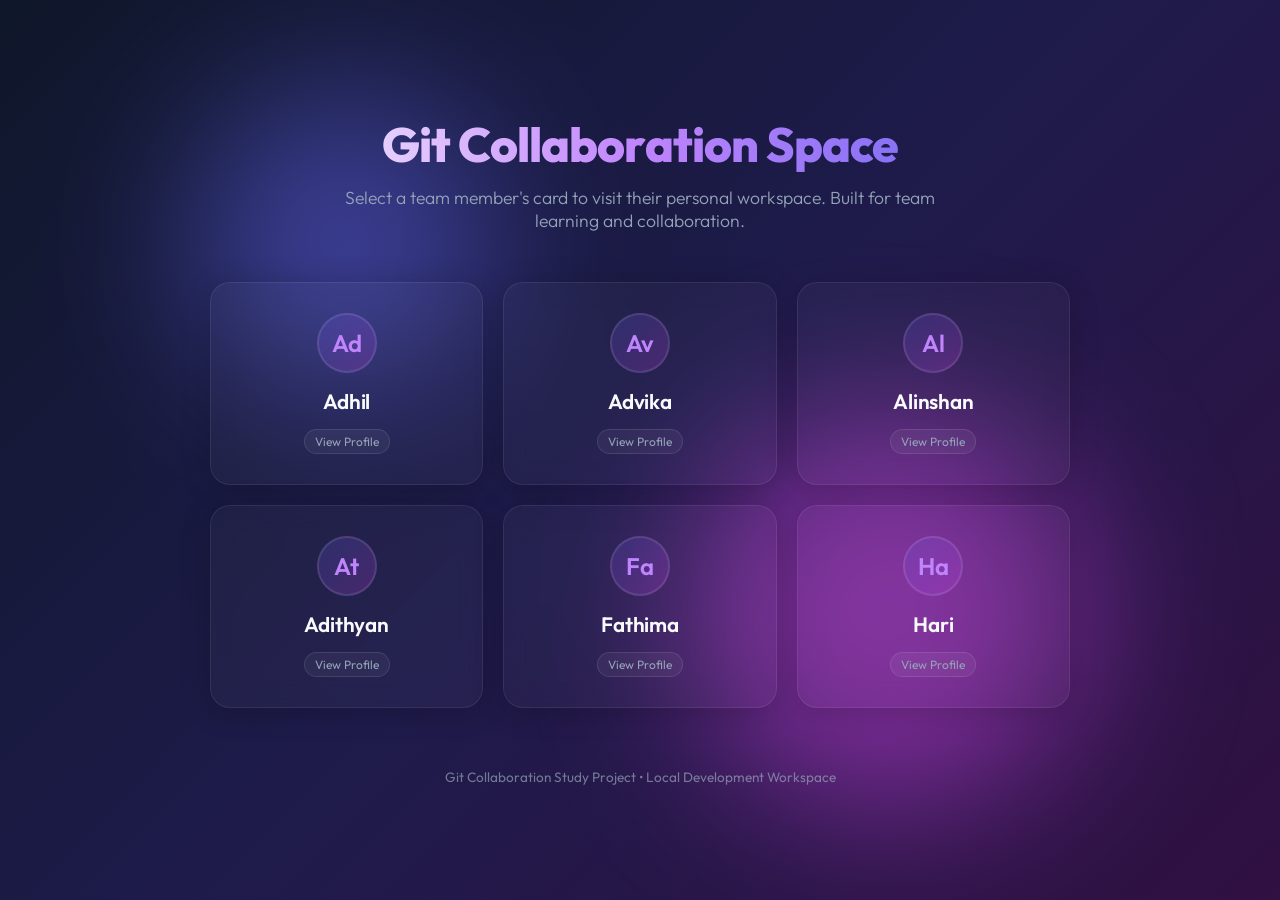
<file: index.html>
<!DOCTYPE html>
<html lang="en">
<head>
    <meta charset="UTF-8">
    <meta name="viewport" content="width=device-width, initial-scale=1.0">
    <title>Git Collaboration Dashboard</title>
    <!-- Google Fonts -->
    <link rel="preconnect" href="https://fonts.googleapis.com">
    <link rel="preconnect" href="https://fonts.gstatic.com" crossorigin>
    <link href="https://fonts.googleapis.com/css2?family=Outfit:wght@300;400;600;800&display=swap" rel="stylesheet">
    <style>
        :root {
            --bg-gradient: linear-gradient(135deg, #0f172a 0%, #1e1b4b 50%, #311042 100%);
            --glass-bg: rgba(255, 255, 255, 0.03);
            --glass-border: rgba(255, 255, 255, 0.08);
            --glass-hover-bg: rgba(255, 255, 255, 0.07);
            --glass-hover-border: rgba(255, 255, 255, 0.15);
            --text-primary: #f8fafc;
            --text-secondary: #94a3b8;
            --accent-glow: rgba(99, 102, 241, 0.15);
        }

        * {
            box-sizing: border-box;
            margin: 0;
            padding: 0;
        }

        body {
            font-family: 'Outfit', sans-serif;
            background: var(--bg-gradient);
            color: var(--text-primary);
            min-height: 100vh;
            display: flex;
            justify-content: center;
            align-items: center;
            overflow-x: hidden;
            position: relative;
        }

        /* Decorative Background Orbs */
        .orb {
            position: absolute;
            border-radius: 50%;
            filter: blur(80px);
            z-index: 0;
            opacity: 0.5;
            pointer-events: none;
        }

        .orb-1 {
            width: 300px;
            height: 300px;
            background: #6366f1;
            top: 10%;
            left: 15%;
            animation: float 8s ease-in-out infinite alternate;
        }

        .orb-2 {
            width: 400px;
            height: 400px;
            background: #d946ef;
            bottom: 10%;
            right: 15%;
            animation: float 12s ease-in-out infinite alternate-reverse;
        }

        @keyframes float {
            0% { transform: translateY(0) scale(1); }
            100% { transform: translateY(20px) scale(1.05); }
        }

        .container {
            position: relative;
            z-index: 10;
            width: 90%;
            max-width: 900px;
            padding: 40px 20px;
            text-align: center;
        }

        header {
            margin-bottom: 50px;
        }

        h1 {
            font-size: 3rem;
            font-weight: 800;
            letter-spacing: -0.02em;
            margin-bottom: 12px;
            background: linear-gradient(to right, #ffffff, #c084fc, #6366f1);
            -webkit-background-clip: text;
            -webkit-text-fill-color: transparent;
        }

        p.subtitle {
            font-size: 1.1rem;
            color: var(--text-secondary);
            font-weight: 300;
            max-width: 600px;
            margin: 0 auto;
        }

        /* Dashboard Grid */
        .grid {
            display: grid;
            grid-template-columns: repeat(auto-fit, minmax(240px, 1fr));
            gap: 20px;
            margin-top: 20px;
        }

        /* Member Card / Button */
        .member-card {
            background: var(--glass-bg);
            border: 1px solid var(--glass-border);
            border-radius: 20px;
            padding: 30px 20px;
            text-decoration: none;
            color: var(--text-primary);
            backdrop-filter: blur(12px);
            -webkit-backdrop-filter: blur(12px);
            transition: all 0.4s cubic-bezier(0.16, 1, 0.3, 1);
            display: flex;
            flex-direction: column;
            align-items: center;
            gap: 15px;
            position: relative;
            overflow: hidden;
            box-shadow: 0 4px 30px rgba(0, 0, 0, 0.2);
        }

        .member-card::before {
            content: '';
            position: absolute;
            top: 0;
            left: 0;
            width: 100%;
            height: 100%;
            background: radial-gradient(circle at center, rgba(255,255,255,0.08) 0%, transparent 70%);
            opacity: 0;
            transition: opacity 0.4s ease;
        }

        .member-card:hover {
            transform: translateY(-5px);
            background: var(--glass-hover-bg);
            border-color: var(--glass-hover-border);
            box-shadow: 0 10px 40px var(--accent-glow);
        }

        .member-card:hover::before {
            opacity: 1;
        }

        .avatar-placeholder {
            width: 60px;
            height: 60px;
            border-radius: 50%;
            background: linear-gradient(135deg, rgba(99, 102, 241, 0.2) 0%, rgba(217, 70, 239, 0.2) 100%);
            border: 2px solid rgba(255, 255, 255, 0.1);
            display: flex;
            justify-content: center;
            align-items: center;
            font-size: 1.5rem;
            font-weight: 600;
            color: #c084fc;
            transition: all 0.4s ease;
        }

        .member-card:hover .avatar-placeholder {
            transform: scale(1.1);
            border-color: rgba(192, 132, 252, 0.5);
            box-shadow: 0 0 15px rgba(192, 132, 252, 0.3);
        }

        .member-name {
            font-size: 1.3rem;
            font-weight: 600;
            letter-spacing: -0.01em;
        }

        .status-badge {
            font-size: 0.75rem;
            padding: 4px 10px;
            background: rgba(255, 255, 255, 0.05);
            border: 1px solid rgba(255, 255, 255, 0.1);
            border-radius: 20px;
            color: var(--text-secondary);
            font-weight: 400;
        }

        .member-card:hover .status-badge {
            background: rgba(99, 102, 241, 0.2);
            color: #a5b4fc;
            border-color: rgba(99, 102, 241, 0.3);
        }

        /* Footer info */
        footer {
            margin-top: 60px;
            font-size: 0.85rem;
            color: var(--text-secondary);
            opacity: 0.7;
        }
    </style>
</head>
<body>
    <div class="orb orb-1"></div>
    <div class="orb orb-2"></div>

    <div class="container">
        <header>
            <h1>Git Collaboration Space</h1>
            <p class="subtitle">Select a team member's card to visit their personal workspace. Built for team learning and collaboration.</p>
        </header>

        <div class="grid">
            <!-- Adhil -->
            <a href="adhil.html" class="member-card">
                <div class="avatar-placeholder">Ad</div>
                <div class="member-name">Adhil</div>
                <span class="status-badge">View Profile</span>
            </a>

            <!-- Advika -->
            <a href="advika.html" class="member-card">
                <div class="avatar-placeholder">Av</div>
                <div class="member-name">Advika</div>
                <span class="status-badge">View Profile</span>
            </a>

            <!-- Alinshan -->
            <a href="alinshan.html" class="member-card">
                <div class="avatar-placeholder">Al</div>
                <div class="member-name">Alinshan</div>
                <span class="status-badge">View Profile</span>
            </a>

            <!-- Adithyan -->
            <a href="adithyan.html" class="member-card">
                <div class="avatar-placeholder">At</div>
                <div class="member-name">Adithyan</div>
                <span class="status-badge">View Profile</span>
            </a>

            <!-- Fathima -->
            <a href="fathima.html" class="member-card">
                <div class="avatar-placeholder">Fa</div>
                <div class="member-name">Fathima</div>
                <span class="status-badge">View Profile</span>
            </a>

            <!-- Hari -->
            <a href="hari.html" class="member-card">
                <div class="avatar-placeholder">Ha</div>
                <div class="member-name">Hari</div>
                <span class="status-badge">View Profile</span>
            </a>
        </div>

        <footer>
            <p>Git Collaboration Study Project &bull; Local Development Workspace</p>
        </footer>
    </div>
</body>
</html>
</file>
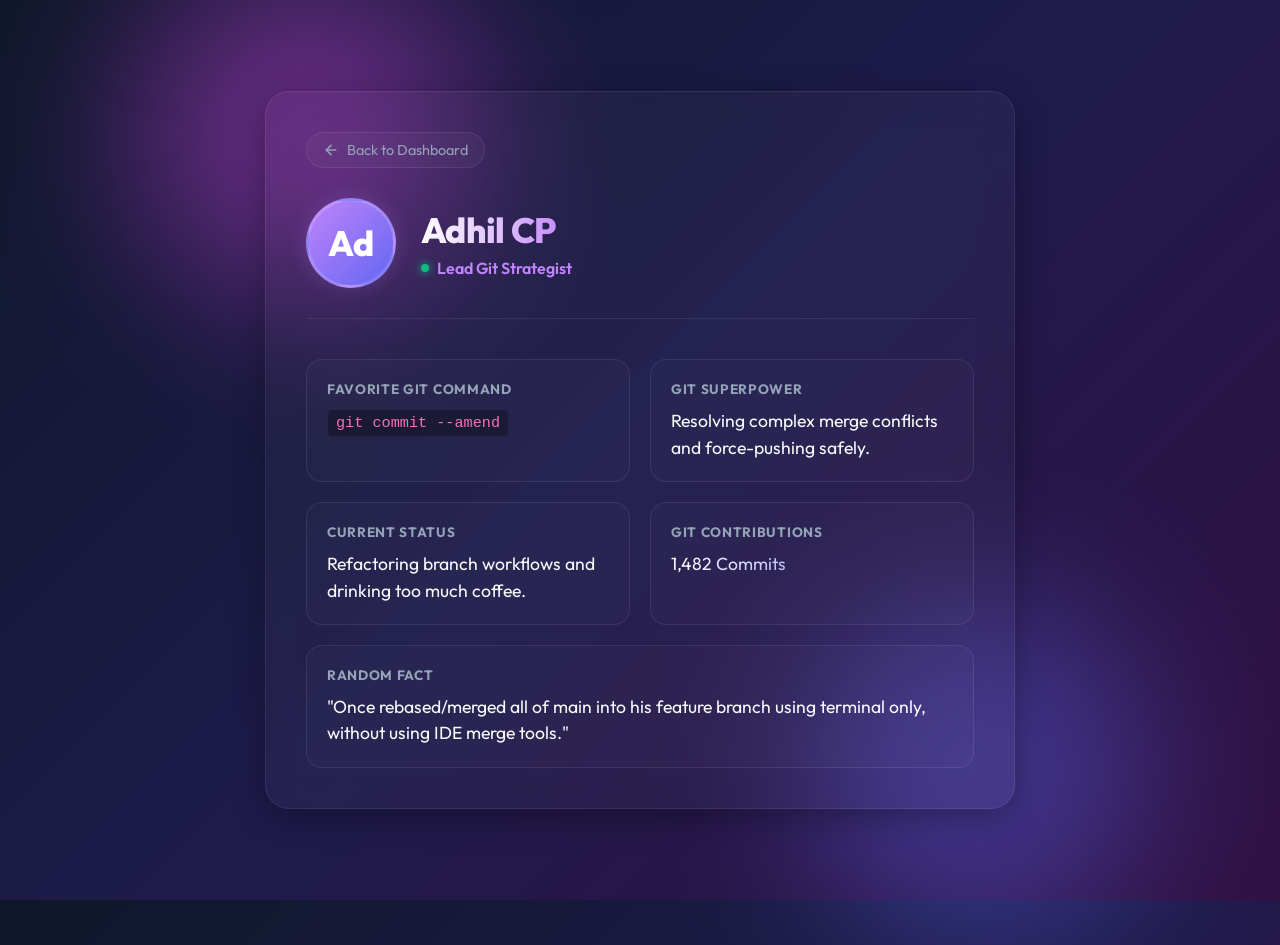
<file: adhil.html>
<!DOCTYPE html>
<html lang="en">
<head>
    <meta charset="UTF-8">
    <meta name="viewport" content="width=device-width, initial-scale=1.0">
    <title>Team Member Profile - Adhil</title>
    <!-- Google Fonts -->
    <link rel="preconnect" href="https://fonts.googleapis.com">
    <link rel="preconnect" href="https://fonts.gstatic.com" crossorigin>
    <link href="https://fonts.googleapis.com/css2?family=Outfit:wght@300;400;600;800&display=swap" rel="stylesheet">
    <style>
        :root {
            --bg-gradient: linear-gradient(135deg, #0f172a 0%, #1e1b4b 50%, #311042 100%);
            --glass-bg: rgba(255, 255, 255, 0.03);
            --glass-border: rgba(255, 255, 255, 0.08);
            --glass-hover-bg: rgba(255, 255, 255, 0.07);
            --glass-hover-border: rgba(255, 255, 255, 0.15);
            --text-primary: #f8fafc;
            --text-secondary: #94a3b8;
            --accent-glow: rgba(192, 132, 252, 0.25);
            --accent-purple: #c084fc;
            --accent-blue: #6366f1;
        }

        * {
            box-sizing: border-box;
            margin: 0;
            padding: 0;
        }

        body {
            font-family: 'Outfit', sans-serif;
            background: var(--bg-gradient);
            color: var(--text-primary);
            min-height: 100vh;
            display: flex;
            justify-content: center;
            align-items: center;
            overflow-x: hidden;
            position: relative;
            padding: 40px 20px;
        }

        /* Decorative Background Orbs */
        .orb {
            position: absolute;
            border-radius: 50%;
            filter: blur(80px);
            z-index: 0;
            opacity: 0.4;
            pointer-events: none;
        }

        .orb-1 {
            width: 350px;
            height: 350px;
            background: #d946ef;
            top: -5%;
            left: 10%;
            animation: float 10s ease-in-out infinite alternate;
        }

        .orb-2 {
            width: 350px;
            height: 350px;
            background: #6366f1;
            bottom: -5%;
            right: 10%;
            animation: float 10s ease-in-out infinite alternate-reverse;
        }

        @keyframes float {
            0% { transform: translateY(0) scale(1); }
            100% { transform: translateY(30px) scale(1.08); }
        }

        .profile-container {
            position: relative;
            z-index: 10;
            width: 100%;
            max-width: 750px;
            background: var(--glass-bg);
            border: 1px solid var(--glass-border);
            border-radius: 24px;
            padding: 40px;
            backdrop-filter: blur(16px);
            -webkit-backdrop-filter: blur(16px);
            box-shadow: 0 8px 32px rgba(0, 0, 0, 0.3);
        }

        .back-btn {
            display: inline-flex;
            align-items: center;
            gap: 8px;
            color: var(--text-secondary);
            text-decoration: none;
            font-size: 0.9rem;
            margin-bottom: 30px;
            transition: all 0.3s ease;
            background: rgba(255, 255, 255, 0.03);
            padding: 8px 16px;
            border-radius: 30px;
            border: 1px solid var(--glass-border);
        }

        .back-btn:hover {
            color: var(--text-primary);
            background: rgba(255, 255, 255, 0.08);
            border-color: rgba(255, 255, 255, 0.2);
            transform: translateX(-3px);
        }

        /* Profile Header */
        .profile-header {
            display: flex;
            align-items: center;
            gap: 25px;
            margin-bottom: 40px;
            border-bottom: 1px solid rgba(255, 255, 255, 0.08);
            padding-bottom: 30px;
        }

        .profile-avatar {
            width: 90px;
            height: 90px;
            border-radius: 50%;
            background: linear-gradient(135deg, var(--accent-purple) 0%, var(--accent-blue) 100%);
            border: 3px solid rgba(255, 255, 255, 0.15);
            display: flex;
            justify-content: center;
            align-items: center;
            font-size: 2.2rem;
            font-weight: 800;
            color: #ffffff;
            box-shadow: 0 0 20px rgba(192, 132, 252, 0.2);
        }

        .profile-title-area h1 {
            font-size: 2.2rem;
            font-weight: 800;
            letter-spacing: -0.02em;
            background: linear-gradient(to right, #ffffff, #c084fc);
            -webkit-background-clip: text;
            -webkit-text-fill-color: transparent;
            margin-bottom: 6px;
        }

        .profile-role {
            font-size: 1rem;
            color: var(--accent-purple);
            font-weight: 600;
            display: flex;
            align-items: center;
            gap: 8px;
        }

        /* Details Grid */
        .details-grid {
            display: grid;
            grid-template-columns: 1fr 1fr;
            gap: 20px;
        }

        @media (max-width: 600px) {
            .profile-header {
                flex-direction: column;
                text-align: center;
            }
            .details-grid {
                grid-template-columns: 1fr;
            }
        }

        .info-card {
            background: rgba(255, 255, 255, 0.02);
            border: 1px solid var(--glass-border);
            border-radius: 16px;
            padding: 20px;
            transition: all 0.3s ease;
        }

        .info-card:hover {
            background: var(--glass-hover-bg);
            border-color: var(--glass-hover-border);
            transform: translateY(-2px);
        }

        .info-card h3 {
            font-size: 0.85rem;
            color: var(--text-secondary);
            text-transform: uppercase;
            letter-spacing: 0.05em;
            margin-bottom: 10px;
        }

        .info-card p {
            font-size: 1.1rem;
            font-weight: 400;
            line-height: 1.5;
        }

        .command-badge {
            font-family: monospace;
            background: rgba(0, 0, 0, 0.3);
            padding: 4px 8px;
            border-radius: 6px;
            border: 1px solid rgba(255, 255, 255, 0.05);
            font-size: 0.95rem;
            color: #f472b6;
        }

        .stat-value {
            font-size: 2rem;
            font-weight: 800;
            color: var(--text-primary);
            background: linear-gradient(to right, #ffffff, #6366f1);
            -webkit-background-clip: text;
            -webkit-text-fill-color: transparent;
        }
    </style>
</head>
<body>
    <div class="orb orb-1"></div>
    <div class="orb orb-2"></div>

    <div class="profile-container">
        <a href="index.html" class="back-btn">
            <svg width="16" height="16" viewBox="0 0 24 24" fill="none" stroke="currentColor" stroke-width="2.5" stroke-linecap="round" stroke-linejoin="round">
                <line x1="19" y1="12" x2="5" y2="12"></line>
                <polyline points="12 19 5 12 12 5"></polyline>
            </svg>
            Back to Dashboard
        </a>

        <div class="profile-header">
            <div class="profile-avatar">Ad</div>
            <div class="profile-title-area">
                <h1>Adhil CP</h1>
                <div class="profile-role">
                    <span class="status-dot" style="display: inline-block; width: 8px; height: 8px; border-radius: 50%; background: #10b981; box-shadow: 0 0 8px #10b981;"></span>
                    Lead Git Strategist
                </div>
            </div>
        </div>

        <div class="details-grid">
            <div class="info-card">
                <h3>Favorite Git Command</h3>
                <p><span class="command-badge">git commit --amend</span></p>
            </div>
            
            <div class="info-card">
                <h3>Git Superpower</h3>
                <p>Resolving complex merge conflicts and force-pushing safely.</p>
            </div>

            <div class="info-card">
                <h3>Current Status</h3>
                <p>Refactoring branch workflows and drinking too much coffee.</p>
            </div>

            <div class="info-card">
                <h3>Git Contributions</h3>
                <p class="stat-value">1,482 Commits</p>
            </div>

            <div class="info-card" style="grid-column: span 2;">
                <h3>Random Fact</h3>
                <p>"Once rebased/merged all of main into his feature branch using terminal only, without using IDE merge tools."</p>
            </div>
        </div>
    </div>
</body>
</html>
</file>
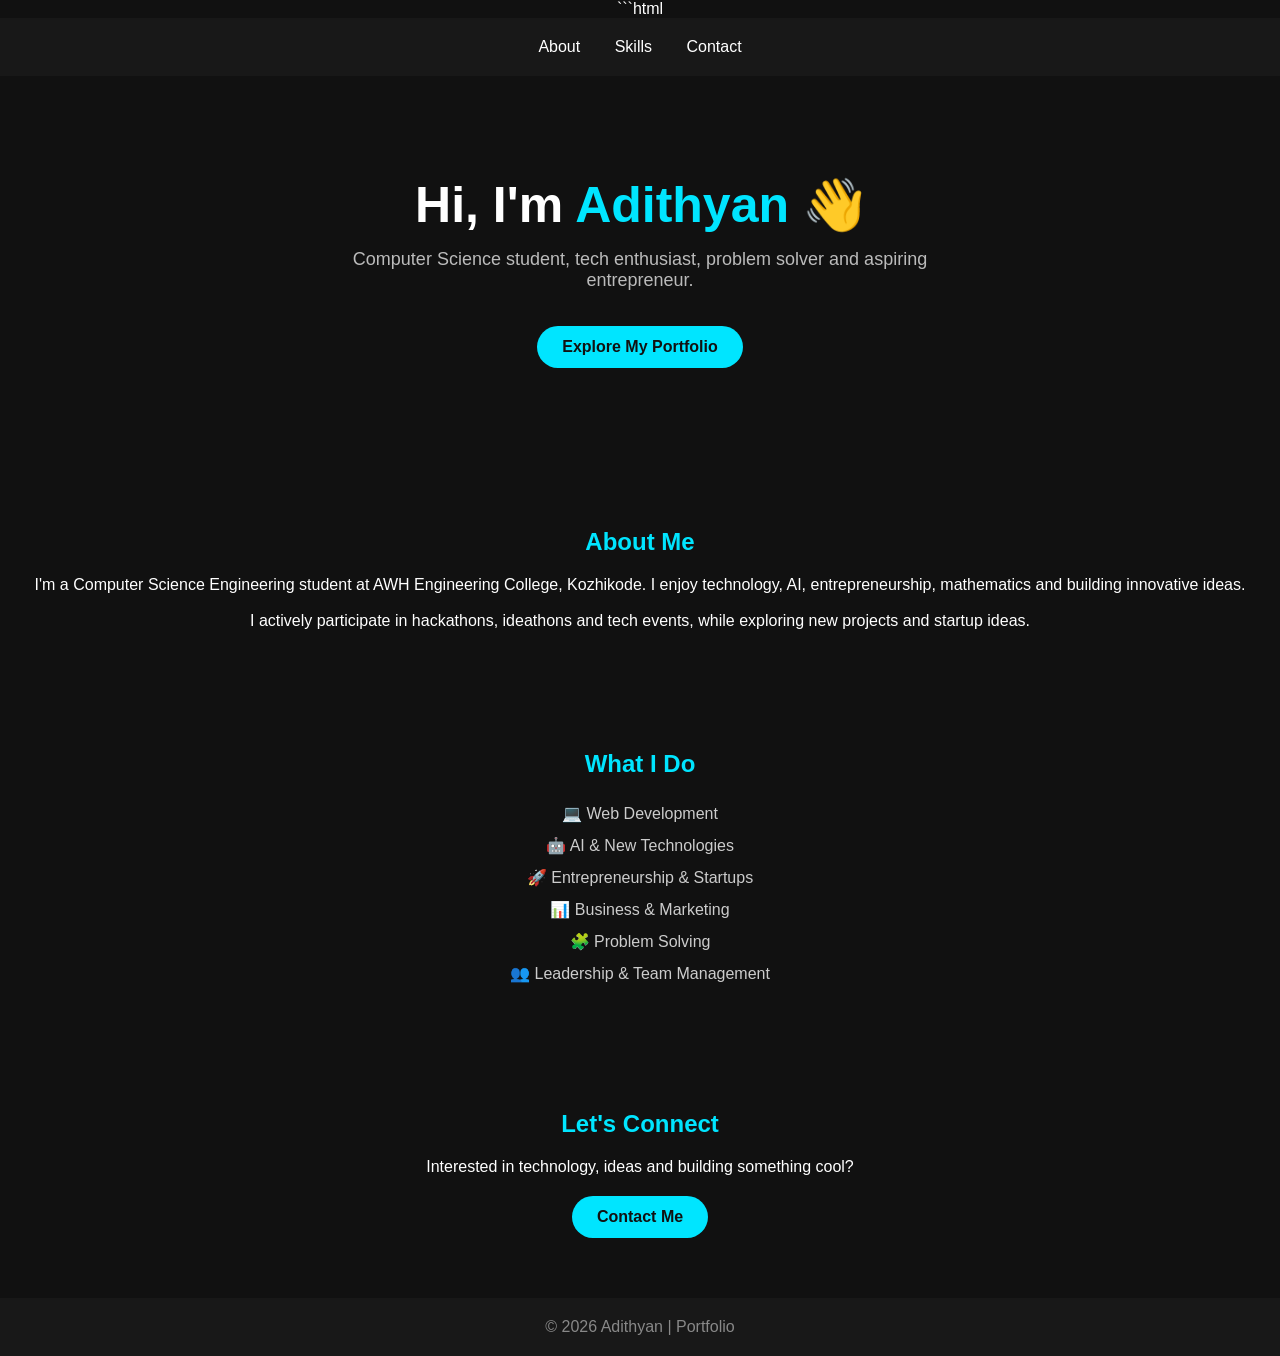
<file: adithyan.html>
```html
<!DOCTYPE html>
<html lang="en">

<head>
    <meta charset="UTF-8">
    <meta name="viewport" content="width=device-width, initial-scale=1.0">
    <title>Adithyan | Portfolio</title>

    <style>
        * {
            margin: 0;
            padding: 0;
            box-sizing: border-box;
            font-family: Arial, sans-serif;
        }

        body {
            background: #111;
            color: white;
            text-align: center;
        }

        nav {
            padding: 20px;
            background: #181818;
        }

        nav a {
            color: white;
            text-decoration: none;
            margin: 0 15px;
        }

        .hero {
            padding: 100px 20px;
        }

        .hero h1 {
            font-size: 50px;
            margin-bottom: 10px;
        }

        .hero span {
            color: #00e5ff;
        }

        .hero p {
            color: #bbb;
            font-size: 18px;
            margin: 15px auto;
            max-width: 600px;
        }

        .btn {
            display: inline-block;
            margin-top: 20px;
            padding: 12px 25px;
            background: #00e5ff;
            color: #111;
            text-decoration: none;
            border-radius: 25px;
            font-weight: bold;
        }

        section {
            padding: 60px 20px;
        }

        section h2 {
            margin-bottom: 20px;
            color: #00e5ff;
        }

        .skills {
            max-width: 600px;
            margin: auto;
            line-height: 2;
            color: #ccc;
        }

        footer {
            padding: 20px;
            background: #181818;
            color: #888;
        }
    </style>
</head>

<body>

    <nav>
        <a href="#about">About</a>
        <a href="#skills">Skills</a>
        <a href="#contact">Contact</a>
    </nav>

    <div class="hero">
        <h1>Hi, I'm <span>Adithyan</span> 👋</h1>
        <p>
            Computer Science student, tech enthusiast, problem solver
            and aspiring entrepreneur.
        </p>

        <a href="#about" class="btn">Explore My Portfolio</a>
    </div>

    <section id="about">
        <h2>About Me</h2>
        <p>
            I'm a Computer Science Engineering student at AWH Engineering College,
            Kozhikode. I enjoy technology, AI, entrepreneurship, mathematics
            and building innovative ideas.
        </p>
        <br>
        <p>
            I actively participate in hackathons, ideathons and tech events,
            while exploring new projects and startup ideas.
        </p>
    </section>

    <section id="skills">
        <h2>What I Do</h2>

        <div class="skills">
            💻 Web Development <br>
            🤖 AI & New Technologies <br>
            🚀 Entrepreneurship & Startups <br>
            📊 Business & Marketing <br>
            🧩 Problem Solving <br>
            👥 Leadership & Team Management
        </div>
    </section>

    <section id="contact">
        <h2>Let's Connect</h2>
        <p>Interested in technology, ideas and building something cool?</p>

        <a href="mailto:yourmail@gmail.com" class="btn">
            Contact Me
        </a>
    </section>

    <footer>
        © 2026 Adithyan | Portfolio
    </footer>

</body>

</html>
</file>
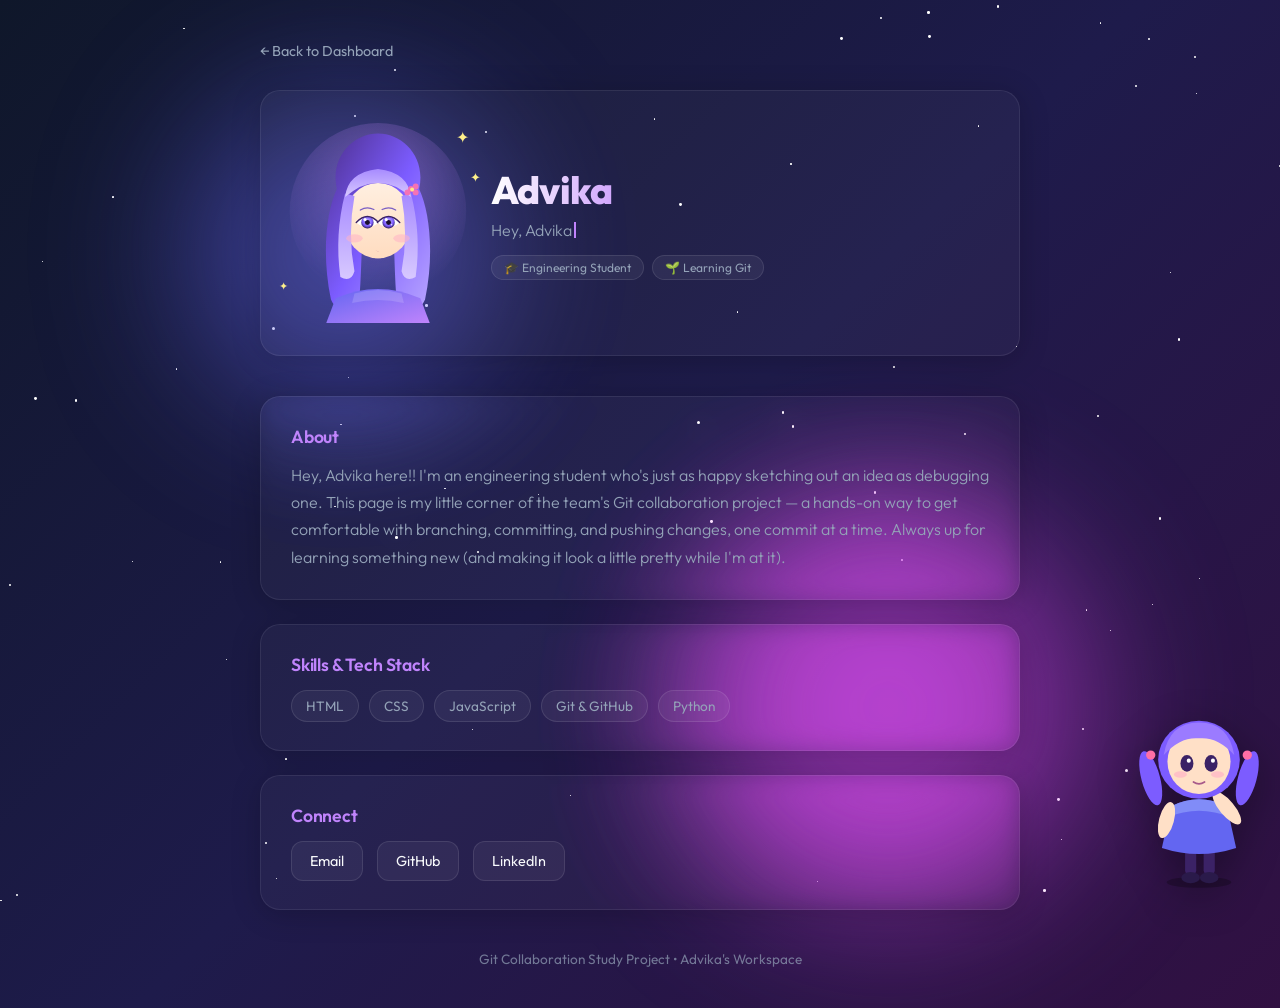
<file: advika.html>
<!DOCTYPE html>
<html lang="en">
<head>
    <meta charset="UTF-8">
    <meta name="viewport" content="width=device-width, initial-scale=1.0">
    <title>Advika | Profile</title>
    <link rel="icon" href="data:image/svg+xml,<svg xmlns='http://www.w3.org/2000/svg' viewBox='0 0 100 100'><text y='.9em' font-size='90'>%E2%9C%A8</text></svg>">
    <!-- Google Fonts -->
    <link rel="preconnect" href="https://fonts.googleapis.com">
    <link rel="preconnect" href="https://fonts.gstatic.com" crossorigin>
    <link href="https://fonts.googleapis.com/css2?family=Outfit:wght@300;400;600;800&display=swap" rel="stylesheet">
    <style>
        :root {
            --bg-gradient: linear-gradient(135deg, #0f172a 0%, #1e1b4b 50%, #311042 100%);
            --glass-bg: rgba(255, 255, 255, 0.03);
            --glass-border: rgba(255, 255, 255, 0.08);
            --glass-hover-bg: rgba(255, 255, 255, 0.07);
            --glass-hover-border: rgba(255, 255, 255, 0.15);
            --text-primary: #f8fafc;
            --text-secondary: #94a3b8;
            --accent-glow: rgba(99, 102, 241, 0.15);
        }

        * {
            box-sizing: border-box;
            margin: 0;
            padding: 0;
        }

        html { scrollbar-color: #8b5cf6 transparent; }

        ::-webkit-scrollbar { width: 10px; }
        ::-webkit-scrollbar-track { background: transparent; }
        ::-webkit-scrollbar-thumb {
            background: linear-gradient(#6366f1, #d946ef);
            border-radius: 10px;
        }

        body {
            font-family: 'Outfit', sans-serif;
            background: var(--bg-gradient);
            color: var(--text-primary);
            min-height: 100vh;
            display: flex;
            justify-content: center;
            align-items: center;
            overflow-x: hidden;
            position: relative;
            opacity: 0;
            animation: bodyFadeIn 0.9s ease forwards;
        }

        @keyframes bodyFadeIn {
            to { opacity: 1; }
        }

        /* Starfield */
        #starfield {
            position: fixed;
            inset: 0;
            z-index: 0;
            pointer-events: none;
        }

        .star {
            position: absolute;
            border-radius: 50%;
            background: #fff;
            animation-name: starTwinkle;
            animation-timing-function: ease-in-out;
            animation-iteration-count: infinite;
        }

        @keyframes starTwinkle {
            0%, 100% { opacity: 0; }
            50% { opacity: 1; }
        }

        /* Decorative Background Orbs (with parallax wrapper) */
        .orb-wrap {
            position: absolute;
            z-index: 0;
            pointer-events: none;
            transition: transform 0.4s ease-out;
        }

        .orb-wrap-1 { top: 10%; left: 15%; }
        .orb-wrap-2 { bottom: 10%; right: 15%; }

        .orb {
            border-radius: 50%;
            filter: blur(80px);
            opacity: 0.55;
        }

        .orb-1 {
            width: 300px;
            height: 300px;
            background: #6366f1;
            animation: float 8s ease-in-out infinite alternate;
        }

        .orb-2 {
            width: 400px;
            height: 400px;
            background: #d946ef;
            animation: float 12s ease-in-out infinite alternate-reverse;
        }

        @keyframes float {
            0% { transform: translateY(0) scale(1); }
            100% { transform: translateY(20px) scale(1.05); }
        }

        .container {
            position: relative;
            z-index: 10;
            width: 90%;
            max-width: 800px;
            padding: 40px 20px;
        }

        .back-link {
            display: inline-flex;
            align-items: center;
            gap: 6px;
            color: var(--text-secondary);
            text-decoration: none;
            font-size: 0.9rem;
            margin-bottom: 30px;
            transition: color 0.3s ease, transform 0.3s ease;
        }

        .back-link:hover {
            color: var(--text-primary);
            transform: translateX(-4px);
        }

        /* Entrance animation */
        @keyframes fadeInUp {
            from { opacity: 0; transform: translateY(24px); }
            to { opacity: 1; transform: translateY(0); }
        }

        /* 3D Tilt Profile Card */
        .tilt-wrap {
            perspective: 1000px;
            margin-bottom: 40px;
            animation: fadeInUp 0.7s ease both;
        }

        .tilt-card {
            position: relative;
            background: var(--glass-bg);
            border: 1px solid var(--glass-border);
            border-radius: 20px;
            padding: 32px;
            backdrop-filter: blur(12px);
            -webkit-backdrop-filter: blur(12px);
            box-shadow: 0 4px 30px rgba(0, 0, 0, 0.2);
            transform-style: preserve-3d;
            transition: transform 0.15s ease-out, box-shadow 0.3s ease;
            overflow: hidden;
        }

        .tilt-card:hover {
            box-shadow: 0 20px 60px var(--accent-glow), 0 4px 30px rgba(0, 0, 0, 0.3);
        }

        .tilt-card .glare,
        .tilt-card .holo {
            position: absolute;
            inset: 0;
            pointer-events: none;
            border-radius: 20px;
        }

        .tilt-card .glare {
            background: transparent;
            transition: background 0.15s ease-out;
        }

        .tilt-card .holo {
            background: linear-gradient(115deg,
                transparent 20%,
                rgba(99, 102, 241, 0.35) 35%,
                rgba(217, 70, 239, 0.35) 50%,
                rgba(96, 165, 250, 0.35) 65%,
                transparent 80%);
            background-size: 250% 250%;
            background-position: 50% 50%;
            mix-blend-mode: overlay;
            opacity: 0;
            transition: opacity 0.3s ease, background-position 0.15s ease-out;
        }

        .tilt-card:hover .holo {
            opacity: 0.85;
        }

        /* Profile Header */
        .profile-header {
            display: flex;
            align-items: center;
            gap: 28px;
            flex-wrap: wrap;
            position: relative;
        }

        /* Elegant anime portrait */
        .portrait-wrap {
            position: relative;
            flex-shrink: 0;
            width: 170px;
            height: 200px;
            animation: portraitFloat 5s ease-in-out infinite;
        }

        @keyframes portraitFloat {
            0%, 100% { transform: translateY(0); }
            50% { transform: translateY(-10px); }
        }

        .portrait-wrap svg {
            width: 100%;
            height: 100%;
            overflow: visible;
        }

        .hair-strand {
            transform-box: fill-box;
            transform-origin: top center;
            animation: hairSway 3s ease-in-out infinite alternate;
        }

        .hair-strand.right { animation-delay: 0.4s; }

        @keyframes hairSway {
            0% { transform: rotate(-3deg); }
            100% { transform: rotate(3deg); }
        }

        .eye-blink {
            transform-box: fill-box;
            transform-origin: center;
            animation: portraitBlink 5.5s ease-in-out infinite;
        }

        @keyframes portraitBlink {
            0%, 92%, 100% { transform: scaleY(1); }
            96% { transform: scaleY(0.1); }
        }

        .sparkle {
            position: absolute;
            color: #fef08a;
            font-size: 1rem;
            animation: twinkle 2.2s ease-in-out infinite;
            pointer-events: none;
        }

        .sparkle.s1 { top: 4px; right: -6px; animation-delay: 0s; }
        .sparkle.s2 { bottom: 30px; left: -14px; font-size: 0.7rem; animation-delay: 0.7s; }
        .sparkle.s3 { top: 46px; right: -18px; font-size: 0.8rem; animation-delay: 1.4s; }

        @keyframes twinkle {
            0%, 100% { opacity: 0; transform: scale(0.4) rotate(0deg); }
            50% { opacity: 1; transform: scale(1.1) rotate(20deg); }
        }

        .quick-facts {
            display: flex;
            flex-wrap: wrap;
            gap: 8px;
            margin-top: 12px;
        }

        .chip {
            font-size: 0.75rem;
            padding: 4px 12px;
            border-radius: 20px;
            background: rgba(255, 255, 255, 0.06);
            border: 1px solid rgba(255, 255, 255, 0.1);
            color: var(--text-secondary);
        }

        h1 {
            font-size: 2.4rem;
            font-weight: 800;
            letter-spacing: -0.02em;
            margin-bottom: 6px;
            background: linear-gradient(90deg, #ffffff, #c084fc, #6366f1, #c084fc, #ffffff);
            background-size: 250% auto;
            -webkit-background-clip: text;
            -webkit-text-fill-color: transparent;
            background-clip: text;
            animation: gradientShift 5s linear infinite;
        }

        @keyframes gradientShift {
            0% { background-position: 0% center; }
            100% { background-position: 250% center; }
        }

        .tagline {
            font-size: 1rem;
            color: var(--text-secondary);
            font-weight: 300;
            min-height: 1.4em;
        }

        .tagline .cursor {
            display: inline-block;
            width: 2px;
            height: 1em;
            background: #c084fc;
            margin-left: 2px;
            vertical-align: -2px;
            animation: caretBlink 0.9s steps(1) infinite;
        }

        @keyframes caretBlink {
            0%, 50% { opacity: 1; }
            50.01%, 100% { opacity: 0; }
        }

        /* Card */
        .card {
            position: relative;
            background: var(--glass-bg);
            border: 1px solid var(--glass-border);
            border-radius: 20px;
            padding: 28px 30px;
            backdrop-filter: blur(12px);
            -webkit-backdrop-filter: blur(12px);
            box-shadow: 0 4px 30px rgba(0, 0, 0, 0.2);
            margin-bottom: 24px;
            transition: all 0.4s cubic-bezier(0.16, 1, 0.3, 1);
            animation: fadeInUp 0.7s ease both;
            overflow: hidden;
        }

        .card::after {
            content: '';
            position: absolute;
            top: 0;
            left: -150%;
            width: 60%;
            height: 100%;
            background: linear-gradient(120deg, transparent, rgba(255, 255, 255, 0.12), transparent);
            transform: skewX(-20deg);
            transition: left 0.75s ease;
            pointer-events: none;
        }

        .card:hover::after {
            left: 150%;
        }

        .card:nth-of-type(1) { animation-delay: 0.1s; }
        .card:nth-of-type(2) { animation-delay: 0.2s; }
        .card:nth-of-type(3) { animation-delay: 0.3s; }

        .card:hover {
            background: var(--glass-hover-bg);
            border-color: var(--glass-hover-border);
            transform: translateY(-4px);
            box-shadow: 0 14px 40px var(--accent-glow);
        }

        .card h2 {
            font-size: 1.1rem;
            font-weight: 600;
            margin-bottom: 14px;
            color: #c084fc;
            letter-spacing: -0.01em;
        }

        .card p {
            color: var(--text-secondary);
            font-weight: 300;
            line-height: 1.7;
        }

        /* Skills */
        .skills {
            display: flex;
            flex-wrap: wrap;
            gap: 10px;
        }

        .skill-badge {
            font-size: 0.85rem;
            padding: 6px 14px;
            background: rgba(255, 255, 255, 0.05);
            border: 1px solid rgba(255, 255, 255, 0.1);
            border-radius: 20px;
            color: var(--text-secondary);
            font-weight: 400;
            transition: all 0.3s ease;
        }

        .skill-badge:hover {
            background: rgba(99, 102, 241, 0.25);
            color: #a5b4fc;
            border-color: rgba(99, 102, 241, 0.4);
            transform: translateY(-3px) scale(1.06);
            box-shadow: 0 6px 16px rgba(99, 102, 241, 0.35);
        }

        /* Links */
        .links {
            display: flex;
            flex-wrap: wrap;
            gap: 14px;
        }

        .link-btn {
            display: inline-flex;
            align-items: center;
            gap: 8px;
            padding: 10px 18px;
            background: rgba(255, 255, 255, 0.05);
            border: 1px solid rgba(255, 255, 255, 0.1);
            border-radius: 12px;
            color: var(--text-primary);
            text-decoration: none;
            font-size: 0.9rem;
            font-weight: 400;
            transition: all 0.3s ease;
        }

        .link-btn:hover {
            background: rgba(99, 102, 241, 0.25);
            border-color: rgba(99, 102, 241, 0.4);
            transform: translateY(-3px);
            box-shadow: 0 8px 20px rgba(99, 102, 241, 0.35);
        }

        footer {
            margin-top: 40px;
            font-size: 0.85rem;
            color: var(--text-secondary);
            opacity: 0.7;
            text-align: center;
        }

        /* Floating anime mascot */
        .mascot-wrap {
            position: fixed;
            bottom: 10px;
            right: 16px;
            width: 130px;
            z-index: 50;
            pointer-events: none;
        }

        .mascot {
            width: 100%;
            display: block;
            animation: mascotFloat 4s ease-in-out infinite;
            filter: drop-shadow(0 10px 20px rgba(0, 0, 0, 0.35));
        }

        @keyframes mascotFloat {
            0%, 100% { transform: translateY(0) rotate(-1deg); }
            50% { transform: translateY(-16px) rotate(1deg); }
        }

        .mascot-heart {
            position: absolute;
            top: 6px;
            right: 34px;
            font-size: 1.2rem;
            opacity: 0;
            animation: heartPop 3.4s ease-in-out infinite;
        }

        @keyframes heartPop {
            0%, 55%, 100% { opacity: 0; transform: translateY(0) scale(0.5); }
            72% { opacity: 1; transform: translateY(-18px) scale(1); }
            90% { opacity: 0; transform: translateY(-38px) scale(0.8); }
        }

        .mascot-eyes {
            transform-box: fill-box;
            transform-origin: center;
            animation: blink 4.5s ease-in-out infinite;
        }

        @keyframes blink {
            0%, 90%, 100% { transform: scaleY(1); }
            95% { transform: scaleY(0.1); }
        }

        .mascot-arm {
            transform-box: fill-box;
            transform-origin: top center;
            animation: wave 1.8s ease-in-out infinite;
        }

        @keyframes wave {
            0%, 100% { transform: rotate(-8deg); }
            50% { transform: rotate(18deg); }
        }

        /* Cursor sparkle trail */
        .cursor-sparkle {
            position: fixed;
            top: 0;
            left: 0;
            pointer-events: none;
            z-index: 9999;
            font-size: 14px;
            animation: sparkleFade 0.85s ease-out forwards;
        }

        @keyframes sparkleFade {
            0% { opacity: 1; transform: translate(0, 0) scale(1) rotate(0deg); }
            100% { opacity: 0; transform: translate(var(--dx), var(--dy)) scale(0.2) rotate(180deg); }
        }

        @media (max-width: 600px) {
            .mascot-wrap { width: 90px; }
        }
    </style>
</head>
<body>
    <div id="starfield"></div>

    <div class="orb-wrap orb-wrap-1" id="orbWrap1"><div class="orb orb-1"></div></div>
    <div class="orb-wrap orb-wrap-2" id="orbWrap2"><div class="orb orb-2"></div></div>

    <div class="container">
        <a href="index.html" class="back-link">&larr; Back to Dashboard</a>

        <div class="tilt-wrap">
            <div class="tilt-card" id="tiltCard">
                <div class="profile-header">
                    <div class="portrait-wrap">
                        <svg viewBox="0 0 280 340" xmlns="http://www.w3.org/2000/svg">
                            <defs>
                                <radialGradient id="halo" cx="50%" cy="32%" r="65%">
                                    <stop offset="0%" stop-color="#c084fc" stop-opacity="0.4"/>
                                    <stop offset="100%" stop-color="#c084fc" stop-opacity="0"/>
                                </radialGradient>
                                <linearGradient id="hairBack" x1="0%" y1="0%" x2="100%" y2="100%">
                                    <stop offset="0%" stop-color="#4c2f8c"/>
                                    <stop offset="50%" stop-color="#7c5cff"/>
                                    <stop offset="100%" stop-color="#b9a6ff"/>
                                </linearGradient>
                                <linearGradient id="hairFront" x1="0%" y1="0%" x2="0%" y2="100%">
                                    <stop offset="0%" stop-color="#a78bff"/>
                                    <stop offset="100%" stop-color="#d8c9ff"/>
                                </linearGradient>
                                <linearGradient id="skin" x1="0%" y1="0%" x2="0%" y2="100%">
                                    <stop offset="0%" stop-color="#ffefe0"/>
                                    <stop offset="100%" stop-color="#ffdcc0"/>
                                </linearGradient>
                                <linearGradient id="dress" x1="0%" y1="0%" x2="100%" y2="100%">
                                    <stop offset="0%" stop-color="#6366f1"/>
                                    <stop offset="100%" stop-color="#c084fc"/>
                                </linearGradient>
                                <radialGradient id="eyeIris" cx="50%" cy="40%" r="60%">
                                    <stop offset="0%" stop-color="#c4b5fd"/>
                                    <stop offset="65%" stop-color="#7c5cff"/>
                                    <stop offset="100%" stop-color="#2a1a4a"/>
                                </radialGradient>
                            </defs>

                            <circle cx="140" cy="150" r="150" fill="url(#halo)"/>

                            <!-- back hair -->
                            <path d="M70,112 C58,58 98,18 140,18 C182,18 222,58 210,112
                                     C228,150 236,224 220,300 C210,322 188,332 172,300
                                     C167,258 170,196 160,150 L120,150
                                     C110,196 113,258 108,300 C92,332 70,322 60,300
                                     C44,224 52,150 70,112 Z" fill="url(#hairBack)"/>

                            <!-- shoulders / dress -->
                            <path d="M68,298 Q140,266 212,298 L228,340 L52,340 Z" fill="url(#dress)"/>
                            <path d="M100,290 Q140,278 180,290 L184,306 Q140,296 96,306 Z" fill="#ffffff" opacity="0.15"/>

                            <!-- neck -->
                            <rect x="124" y="196" width="32" height="34" rx="12" fill="url(#skin)"/>

                            <!-- face -->
                            <ellipse cx="140" cy="166" rx="58" ry="64" fill="url(#skin)"/>

                            <!-- face-framing side locks -->
                            <path class="hair-strand left" d="M84,120 Q66,190 76,262 Q94,272 100,252 Q88,190 100,124 Z" fill="url(#hairFront)"/>
                            <path class="hair-strand right" d="M196,120 Q214,190 204,262 Q186,272 180,252 Q192,190 180,124 Z" fill="url(#hairFront)"/>

                            <!-- bangs -->
                            <path d="M84,126 Q88,84 140,78 Q192,84 196,126 Q166,100 140,102 Q114,100 84,126 Z" fill="url(#hairFront)"/>

                            <!-- eyebrows -->
                            <path d="M110,148 Q121,141 133,147" stroke="#7a5fc4" stroke-width="2.2" fill="none" stroke-linecap="round"/>
                            <path d="M147,147 Q159,141 170,148" stroke="#7a5fc4" stroke-width="2.2" fill="none" stroke-linecap="round"/>

                            <!-- eyes -->
                            <g class="eye-blink">
                                <path d="M103,169 Q122,151 141,169 Q122,185 103,169 Z" fill="#fff"/>
                                <circle cx="122" cy="169" r="10.5" fill="url(#eyeIris)"/>
                                <circle cx="122" cy="169" r="4.2" fill="#1a1030"/>
                                <circle cx="118" cy="164" r="2.6" fill="#fff"/>
                                <circle cx="127" cy="173" r="1.3" fill="#fff" opacity="0.85"/>
                                <path d="M103,169 Q122,149 141,169" stroke="#3b2266" stroke-width="2.4" fill="none" stroke-linecap="round"/>
                            </g>
                            <g class="eye-blink">
                                <path d="M139,169 Q158,151 177,169 Q158,185 139,169 Z" fill="#fff"/>
                                <circle cx="158" cy="169" r="10.5" fill="url(#eyeIris)"/>
                                <circle cx="158" cy="169" r="4.2" fill="#1a1030"/>
                                <circle cx="154" cy="164" r="2.6" fill="#fff"/>
                                <circle cx="163" cy="173" r="1.3" fill="#fff" opacity="0.85"/>
                                <path d="M139,169 Q158,149 177,169" stroke="#3b2266" stroke-width="2.4" fill="none" stroke-linecap="round"/>
                            </g>

                            <!-- blush -->
                            <ellipse cx="100" cy="196" rx="14" ry="7" fill="#ffb3c6" opacity="0.55"/>
                            <ellipse cx="180" cy="196" rx="14" ry="7" fill="#ffb3c6" opacity="0.55"/>

                            <!-- lips -->
                            <path d="M130,215 Q140,221 150,215 Q140,220.5 130,215 Z" fill="#c97a94"/>

                            <!-- hair clip flower -->
                            <g>
                                <circle cx="196" cy="112" r="5" fill="#f472b6"/>
                                <circle cx="204" cy="108" r="5" fill="#f472b6"/>
                                <circle cx="204" cy="118" r="5" fill="#f472b6"/>
                                <circle cx="190" cy="118" r="5" fill="#f472b6"/>
                                <circle cx="198" cy="113" r="3.4" fill="#fde68a"/>
                            </g>
                        </svg>
                        <span class="sparkle s1">&#10022;</span>
                        <span class="sparkle s2">&#10022;</span>
                        <span class="sparkle s3">&#10022;</span>
                    </div>
                    <div>
                        <h1>Advika</h1>
                        <p class="tagline"><span id="taglineText"></span><span class="cursor"></span></p>
                        <div class="quick-facts">
                            <span class="chip">&#127891; Engineering Student</span>
                            <span class="chip">&#127793; Learning Git</span>
                        </div>
                    </div>
                </div>
                <div class="glare" id="glare"></div>
                <div class="holo" id="holo"></div>
            </div>
        </div>

        <div class="card">
            <h2>About</h2>
            <p>
                Hey, Advika here!! I'm an engineering student who's just as happy sketching out
                an idea as debugging one. This page is my little corner of the team's Git
                collaboration project &mdash; a hands-on way to get comfortable with branching,
                committing, and pushing changes, one commit at a time. Always up for learning
                something new (and making it look a little pretty while I'm at it).
            </p>
        </div>

        <div class="card">
            <h2>Skills &amp; Tech Stack</h2>
            <div class="skills">
                <span class="skill-badge">HTML</span>
                <span class="skill-badge">CSS</span>
                <span class="skill-badge">JavaScript</span>
                <span class="skill-badge">Git &amp; GitHub</span>
                <span class="skill-badge">Python</span>
            </div>
        </div>

        <div class="card">
            <h2>Connect</h2>
            <div class="links">
                <a href="mailto:advikaak12@gmail.com" class="link-btn">Email</a>
                <a href="https://github.com/" class="link-btn" target="_blank" rel="noopener noreferrer">GitHub</a>
                <a href="https://linkedin.com/" class="link-btn" target="_blank" rel="noopener noreferrer">LinkedIn</a>
            </div>
        </div>

        <footer>
            <p>Git Collaboration Study Project &bull; Advika's Workspace</p>
        </footer>
    </div>

    <!-- Floating anime mascot -->
    <div class="mascot-wrap">
        <span class="mascot-heart">&#128156;</span>
        <svg class="mascot" viewBox="0 0 140 200" xmlns="http://www.w3.org/2000/svg">
            <ellipse cx="70" cy="192" rx="35" ry="6" fill="rgba(0,0,0,0.25)"/>
            <rect x="55" y="150" width="12" height="35" rx="6" fill="#3b2266"/>
            <rect x="75" y="150" width="12" height="35" rx="6" fill="#3b2266"/>
            <ellipse cx="61" cy="187" rx="10" ry="6" fill="#2a1a4a"/>
            <ellipse cx="81" cy="187" rx="10" ry="6" fill="#2a1a4a"/>
            <path d="M40 110 Q70 95 100 110 L110 155 Q70 168 30 155 Z" fill="#6366f1"/>
            <path d="M40 110 Q70 95 100 110 L104 122 Q70 108 36 122 Z" fill="#818cf8"/>
            <ellipse cx="35" cy="125" rx="8" ry="20" fill="#ffe0c7" transform="rotate(15 35 125)"/>
            <g class="mascot-arm">
                <ellipse cx="100" cy="112" rx="8" ry="22" fill="#ffe0c7" transform="rotate(-40 100 112)"/>
            </g>
            <ellipse cx="70" cy="60" rx="44" ry="42" fill="#7c5cff"/>
            <ellipse cx="18" cy="80" rx="10" ry="30" fill="#7c5cff" transform="rotate(-15 18 80)"/>
            <ellipse cx="122" cy="80" rx="10" ry="30" fill="#7c5cff" transform="rotate(15 122 80)"/>
            <ellipse cx="70" cy="62" rx="34" ry="35" fill="#ffe0c7"/>
            <path d="M32 55 Q38 20 70 20 Q102 20 108 55 Q90 35 70 37 Q50 35 32 55 Z" fill="#9b7bff"/>
            <g class="mascot-eyes">
                <ellipse cx="57" cy="64" rx="7" ry="9" fill="#3b2266"/>
                <ellipse cx="83" cy="64" rx="7" ry="9" fill="#3b2266"/>
                <circle cx="59" cy="61" r="2.2" fill="#fff"/>
                <circle cx="85" cy="61" r="2.2" fill="#fff"/>
            </g>
            <ellipse cx="50" cy="76" rx="7" ry="3.5" fill="#ffb3c6" opacity="0.7"/>
            <ellipse cx="90" cy="76" rx="7" ry="3.5" fill="#ffb3c6" opacity="0.7"/>
            <path d="M64 84 Q70 88 76 84" stroke="#a8598a" stroke-width="1.8" fill="none" stroke-linecap="round"/>
            <circle cx="18" cy="55" r="5" fill="#ff6fa5"/>
            <circle cx="122" cy="55" r="5" fill="#ff6fa5"/>
        </svg>
    </div>

    <script>
        (function () {
            // Starfield generation
            var field = document.getElementById('starfield');
            var starCount = 70;
            var frag = document.createDocumentFragment();
            for (var i = 0; i < starCount; i++) {
                var s = document.createElement('div');
                s.className = 'star';
                var size = (Math.random() * 2 + 1).toFixed(1);
                s.style.width = size + 'px';
                s.style.height = size + 'px';
                s.style.top = (Math.random() * 100) + '%';
                s.style.left = (Math.random() * 100) + '%';
                s.style.animationDuration = (Math.random() * 3 + 2).toFixed(2) + 's';
                s.style.animationDelay = (Math.random() * 4).toFixed(2) + 's';
                frag.appendChild(s);
            }
            field.appendChild(frag);

            // 3D tilt + holographic sheen
            var card = document.getElementById('tiltCard');
            var glare = document.getElementById('glare');
            var holo = document.getElementById('holo');
            var maxTilt = 10;

            card.addEventListener('mousemove', function (e) {
                var rect = card.getBoundingClientRect();
                var x = e.clientX - rect.left;
                var y = e.clientY - rect.top;
                var cx = rect.width / 2;
                var cy = rect.height / 2;
                var rotateY = ((x - cx) / cx) * maxTilt;
                var rotateX = -((y - cy) / cy) * maxTilt;
                var px = (x / rect.width) * 100;
                var py = (y / rect.height) * 100;

                card.style.transform =
                    'perspective(900px) rotateX(' + rotateX + 'deg) rotateY(' + rotateY + 'deg) scale3d(1.02, 1.02, 1.02)';
                glare.style.background =
                    'radial-gradient(circle at ' + x + 'px ' + y + 'px, rgba(255,255,255,0.22), transparent 60%)';
                holo.style.backgroundPosition = px + '% ' + py + '%';
            });

            card.addEventListener('mouseleave', function () {
                card.style.transform = 'perspective(900px) rotateX(0deg) rotateY(0deg) scale3d(1, 1, 1)';
                glare.style.background = 'transparent';
            });

            // Orb parallax
            var orbWrap1 = document.getElementById('orbWrap1');
            var orbWrap2 = document.getElementById('orbWrap2');
            document.addEventListener('mousemove', function (e) {
                var nx = (e.clientX / window.innerWidth) - 0.5;
                var ny = (e.clientY / window.innerHeight) - 0.5;
                orbWrap1.style.transform = 'translate(' + (nx * 30) + 'px,' + (ny * 30) + 'px)';
                orbWrap2.style.transform = 'translate(' + (nx * -40) + 'px,' + (ny * -40) + 'px)';
            });

            // Cursor sparkle trail (throttled)
            var lastSparkle = 0;
            var sparkleChars = ['✦', '✧', '✹', '⋆'];
            var sparkleColors = ['#c084fc', '#818cf8', '#f472b6', '#facc15'];
            document.addEventListener('mousemove', function (e) {
                var now = Date.now();
                if (now - lastSparkle < 70) return;
                lastSparkle = now;

                var el = document.createElement('span');
                el.className = 'cursor-sparkle';
                el.textContent = sparkleChars[Math.floor(Math.random() * sparkleChars.length)];
                el.style.color = sparkleColors[Math.floor(Math.random() * sparkleColors.length)];
                el.style.left = e.clientX + 'px';
                el.style.top = e.clientY + 'px';
                var dx = (Math.random() * 40 - 20).toFixed(0) + 'px';
                var dy = (Math.random() * -30 - 10).toFixed(0) + 'px';
                el.style.setProperty('--dx', dx);
                el.style.setProperty('--dy', dy);
                document.body.appendChild(el);
                setTimeout(function () { el.remove(); }, 900);
            });

            // Typing effect for tagline
            var taglineEl = document.getElementById('taglineText');
            var fullText = 'Hey, Advika here!!';
            var idx = 0;
            function typeNext() {
                if (idx <= fullText.length) {
                    taglineEl.textContent = fullText.slice(0, idx);
                    idx++;
                    setTimeout(typeNext, 65);
                }
            }
            setTimeout(typeNext, 600);
        })();
    </script>
</body>
</html>
</file>
